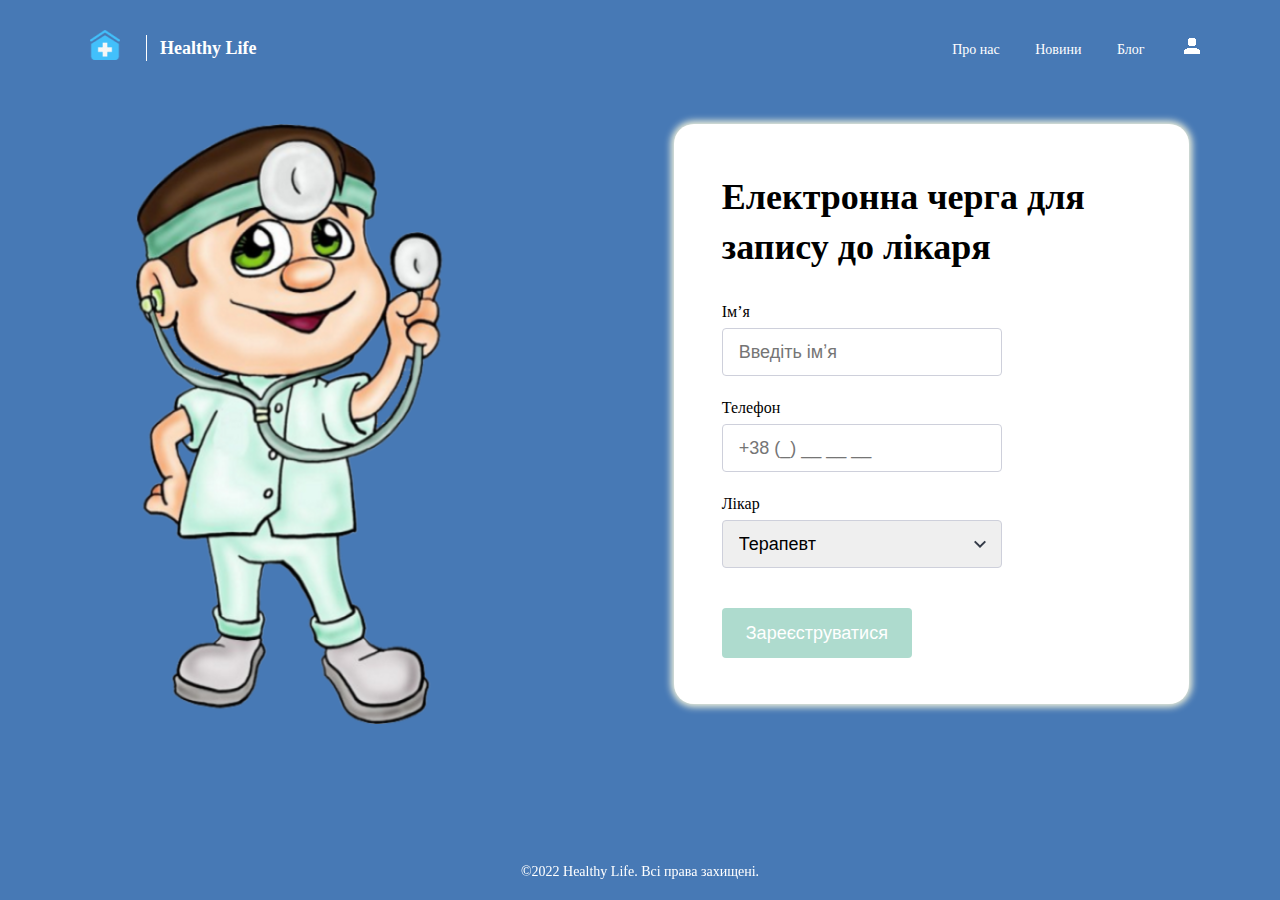
<file: index.html>
<!DOCTYPE html>
<html lang="en">
<head>
    <meta charset="UTF-8">
    <title>My Clinic</title>
    <link rel="stylesheet" href="./style/style.css">
    <link href="http://fonts.cdnfonts.com/css/roboto" rel="stylesheet">
    <script type="text/javascript" src="https://livejs.com/live.js"></script>
    <script src="./script.js" defer></script>
</head>

<body>
    <header class="header">
        <nav class="nav-bar secondary-text">
            <div class="nav-bar-wrapper">
                <div class="nav-logo-wrapper">
                    <i class="nav-logo"></i>
                    <span class="nav-title">Healthy Life</span>
                </div>

                <div class="nav-menu-wrapper">
                    <span class="nav-menu-item">Про нас</span>
                    <span class="nav-menu-item">Новини</span>
                    <span class="nav-menu-item">Блог</span>
                    <i class="nav-menu-icon"></i>
                </div>

                <div class="menu-button"></div>
            </div>
        </nav>
    </header>
<div class="page-wrapper">
    <section class="registration-section">
        <div class="registration-form-wrapper">
            <div class="registration-form-image-wrapper">
                <img class="registration-form-image" id="doctor-img" src="./Assets/therapist.png" alt="doctor-img">
            </div>

            <div class="form-card flex-column">
                <div class="form-wrapper">

                    <h2 class="form-title">Електронна черга 
                    для запису до лікаря</h2>

                    <form class="registration-form flex-column" action="success.html">

                        <label class="form-label" for="name">Імʼя</label>
                        <input class="form-input" type="text" id="name" name="name" placeholder="Введіть імʼя" required>

                        <label class="form-label" for="phone" required>Телефон</label>
                        <input class="form-input" type="tel" id="phone" name="phone" pattern="[0-9]{3}-[0-9]{2}-[0-9]{3}" placeholder="+38 (_) __ __ __" required>

                        <label class="form-label" for="select">Лікар</label>
                        <select class="form-input form-input-select" name="" id="select" required>
                            <option value="dentist">Стоматолог</option>
                            <option value="traumatologist">Травматолог</option>
                            <option value="surgeon">Хірург</option>
                            <option value="oculist">Окуліст</option>
                            <option value="lor">Лор</option>
                            <option value="therapist" selected>Терапевт</option>
                        </select>
                        <button class="form-submit-button" type="submit">Зареєструватися</button>
                    </form>
                </div>
            </div>
        </div>
    </section>
</div>
<footer class="footer secondary-text">
    <span class="footer-credentials">
        ©2022 Healthy Life. Всі права захищені.
    </span>
</footer>


</body>
</html>
</file>
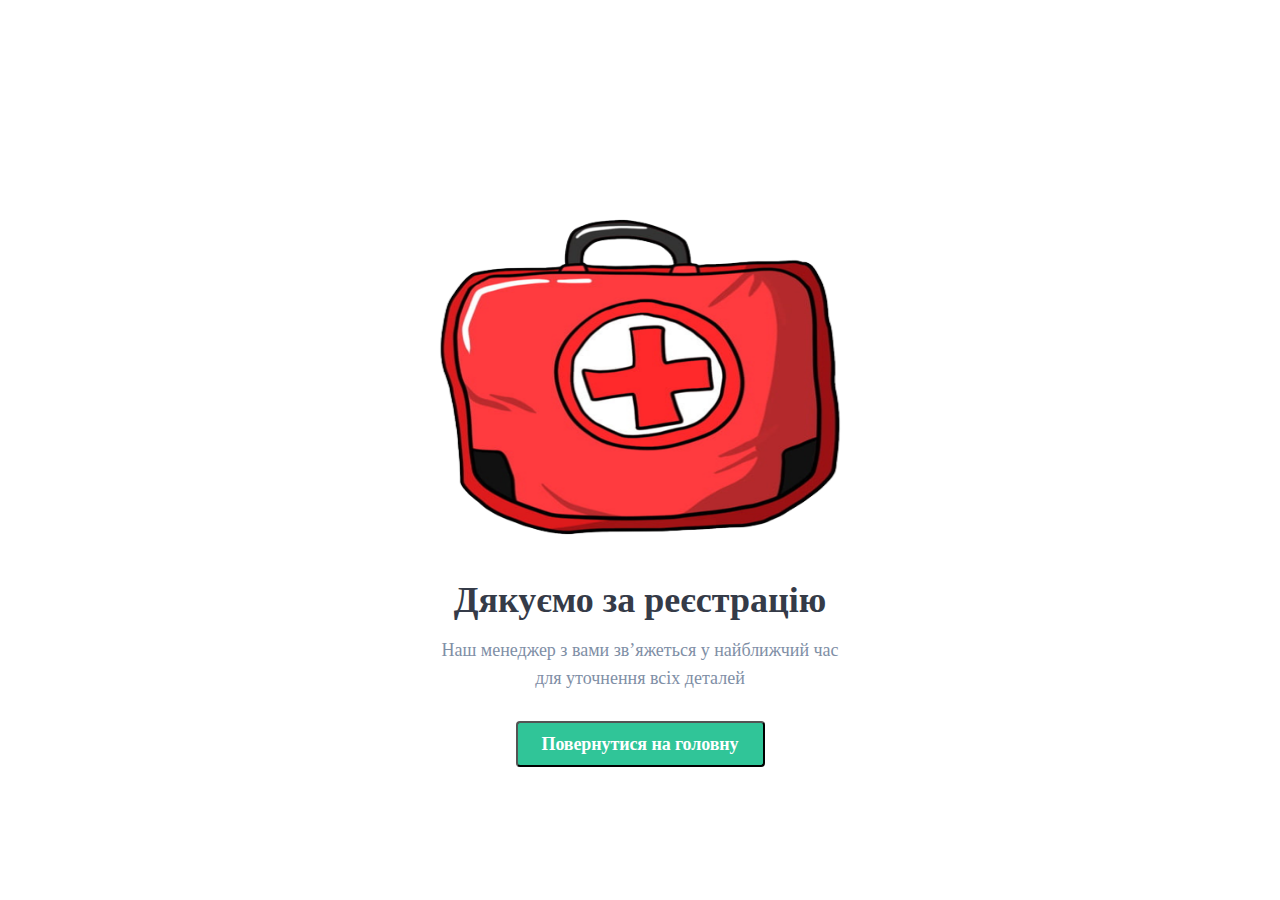
<file: success.html>
<!DOCTYPE html>
<html lang="en">
<head>
    <meta charset="UTF-8">
    <title>My Clinic</title>
    <link rel="stylesheet" href="./style/style.css">
    <link href="http://fonts.cdnfonts.com/css/roboto" rel="stylesheet">
    <script type="text/javascript" src="https://livejs.com/live.js"></script>
    <script src="./script.js" defer></script>
</head>
<body class = "body-notify">
    <div class = "notify-div">
        <div class = "notify-div-block">
            <img class = "success-form-image" src="./Assets/success.png">
            <div class = "notify-div-block-text">
                <div class = "success-form-title">Дякуємо за реєстрацію</div>
                <div class = "success-form-text">Наш менеджер з вами зв’яжеться у найближчий 
                час для уточнення всіх деталей</div> 
                <button class = "success-form-button" type="submit" onclick="window.location.href='index.html'"><a class="success-form-button-text">Повернутися на головну</a></button>
            </div>
        </div>
    </div>
</body>
</html>
</file>
<file: style/style.css>
* {
    margin: 0;
    padding: 0;
    box-sizing: border-box;
    position: relative;
}

:root {
    --main-text-color: #FFFFFF;
    --button-dimmed: #AEDBCE;
    --button-active: #30C598;
}

html,
body {
    height: 100%;
}

body {
    font-family: Roboto;
    background-color: #4779B5;
    background-size: cover;
    min-width: 340px;
}

.body-notify{
    font-family: Roboto;
    background-color: #FFFFFF;
    background-size: cover;
    min-width: 340px;
}

.drop-btn {
    background: #4779B5 url(../Assets/icons/Icon.svg);
    background-size:cover;
    padding: 16px;
    font-size: 16px;
    border: none;
    cursor: pointer;
}
.nav-bar-mobile {
    display: none;
    margin: 0;
    padding: 0;
}
.open-btn
{
    display: none;
    margin: 0;
    padding: 0;
}
.dropdown {
    position: relative;
    display: inline-block;
}
.dropdown-content {
    display: none;
    position: absolute;
    background-color: #f1f1f1;
    min-width: 160px;
    box-shadow: 0px 8px 16px 0px rgba(0,0,0,0.2);
    z-index: 1;
    cursor: pointer;
}
.dropdown-content a {
    color: black;
    padding: 12px 16px;
    text-decoration: none;
    display: block;
}

.dropdown-content a:hover {background-color: #ddd;}

.show {display:block;}




.notify-div {
    height: 10em;
    position: relative;
}

.notify-div-block {
    margin: 0;
    position: absolute;
    top: 300%;
    left: 50%;
    margin-right: -50%;
    transform: translate(-50%, -50%);
}

.success-form-image
{
    width: 506px;
    height: 422px;
    background-size: cover;
    display: block;
    margin: 0 auto;
}

.success-form-title
{

    font-style: normal;
    font-weight: 700;
    font-size: 36px;
    line-height: 140%;
    text-align: center;
    color: #353B48;
}

.success-form-text
{
    top:12px;
    width: 425px;
    height: 56px;
    font-style: normal;
    font-weight: 400;
    font-size: 18px;
    line-height: 155%;
    text-align: center;
    color: #7F8FA6;
}

.notify-div-block-text
{
    display: flex;
    flex-direction: column;
    justify-content: center;
    align-items: center;
    padding: 0px;
    width: 1062px;
    height: 206px;
}

.success-form-button
{
    margin: 40px;
    display: flex;
    flex-direction: row;
    justify-content: center;
    align-items: center;
    padding: 6px 24px;

    position: static;
    height: 48px;
    left: 38.09%;
    right: 38.09%;

    background: #30C598;
    border-radius: 4px;
}

.success-form-button-text
{
    position: static;
    height: 30px;
    left: 24px;
    right: 24px;
    top: calc(50% - 30px/2);

    font-family: 'Roboto';
    font-style: normal;
    font-weight: 600;
    font-size: 18px;
    line-height: 30px;
    letter-spacing: -0.1px;
    color: #FFFFFF;
}

.page-wrapper {
    display: flex;
    align-items: center;
    justify-content: center;
    margin: 0 auto;
    height: 80vh;
}

.header,.page-wrapper {
    max-width: 1440px;
    margin: 0 auto;
}

.registration-section {
    width: 100%;
}

.registration-form-wrapper {
    display: flex;
    flex-direction: row;
    justify-content: space-around;
}

.registration-form {
    height: 400px;
}

.nav-bar-wrapper {
    display: flex;
    justify-content: space-between;
    align-items: center;
    padding: 30px 80px 0 80px;
}

.nav-logo-wrapper {
    position: relative;
    padding-left: 80px;
}

.nav-title {
    display: inline-block;
    font-weight: 700;
    font-size: 18px;
    line-height: 2em;
}

.nav-title::before {
    display: inline-block;
    position: absolute;
    content: "";
    border-left: 1px solid var(--main-text-color);
    width: 10px;
    height: 26px;
    right: 85px;
    top: 5px;
    padding-left: 15px;
}

.nav-logo {
    position: absolute;
    background-image: url('../Assets/icon.png');
    background-position: center;
    background-repeat: no-repeat;
    width: 40px;
    height: 30px;
    left: 5px;
}

.nav-menu-item {
    font-size: 14px;
    line-height: 100%;
    padding-left: 32px;
}

select, input {
    font-size: 18px;
    line-height: 24px;
    padding: 0 16px;
}

.nav-menu-item:nth-child(3){
    padding-right: 36px;
}

.nav-menu-icon {
    display: inline-block;
    background-image: url(../Assets/icons/Icon.svg);
    background-position: center;
    width: 16px;
    height: 16px;
}


.form-card {
    max-width: 515px;
    min-width: 350px;
    height: 580px;
    background-color: #fff;
    border-radius: 20px;
    box-shadow: 0px 0px 7px 3px beige;
}

.form-wrapper {
    min-width: 50%;
    padding: 48px;
}

.registration-form-image {
    height: 600px;
    width: 400px;
}


.form-title {
    font-size: 36px;
    font-weight: 700;
    line-height: 50px;
    letter-spacing: 0em;
    text-align: left;
    padding-bottom: 32px;
    min-width: 372px;
}

.form-input {
    width: 280px;
    height: 48px;
    border: 1px solid #CED0DB;
    border-radius: 4px;
}

.nav-bar-mobile
{
    display: none;
    margin: 0;
    padding: 0;
}

.nav-bar-mobile a
{
    display: none;
    margin: 0;
    padding: 0;
}

.nav-bar-mobile .close-btn
{
    display: none;
    margin: 0;
    padding: 0;
}

.form-label {
    padding: 24px 0 8px 0;
    font-size: 16px;
    line-height: 16px;
}

.form-label:first-of-type {
    padding-top: 0;
}

.form-input-select {
    appearance: none;
    background-image: url("../Assets/icons/Expand More.svg");
    background-repeat: no-repeat;
    background-position: 95% 50%;
}

.form-submit-button {
    background-color: var(--button-dimmed);
    border: none;
    border-radius: 4px;
    color: #FFFFFF;
    padding: 9px 24px;
    width: 190px;
    height: 50px;
    margin-top: 40px;
    font-size: 18px;
    cursor: pointer;
}



/*.form-submit-button:disabled {*/
/*    background: #AEDBCE;*/
/*}*/

.secondary-text {
    color: var(--main-text-color);
    font-size: 14px;
}

.footer {
    position: fixed;
    padding: 20px 0;
    left: 0;
    bottom: 0;
    width: 100%;
    text-align: center;
}

.menu-button,
.menu-button::before,
.menu-button::after {
    display: none;
    background-color: var(--main-text-color);
    /*position: absolute;*/
    height: 3px;
    width: 24px;
    margin-right: 10px;
    transition: transform 400ms cubic-bezier(0.23, 1, 0.32, 1);
    border-radius: 2px;
}

.menu-button::before {
    content: '';
    margin-top: -8px;
}

.menu-button::after {
    content: '';
    margin-top: 12px;
}

.table-custom {
    font-family: "Lucida Sans Unicode", "Lucida Grande", Sans-Serif;
    text-align: left;
    border-collapse: separate;
    border-spacing: 5px;
    background: #ECE9E0;
    color: #656665;
    border: 16px solid #ECE9E0;
    border-radius: 20px;
}
.th {
    font-size: 18px;
    padding: 10px;
}
.td {
    background: #F5D7BF;
    padding: 10px;
}

.openbtn
{
    display: none;
}

/*Flex*/

.flex-column{
    display: flex;
    flex-direction: column;
}

.space-between {
    display: flex;
    flex-direction: row;
    justify-content: space-between;
}


/*Media*/

@media (max-width: 1500px) {
    .col-center {
        margin-top:160px;
        display: flex; flex-direction: column;
        margin-bottom: 300px;
    }
    .div-second-block
    {
        margin: 10px;
        padding-bottom: 1px;
    }
    .footer-color
    {
        color: black;
    }
}

@media (max-width: 1120px) {
    .col-center {
        margin-top:230px;
        display: flex; flex-direction: column;
        margin-bottom: 300px;
    }
}

@media (max-width: 725px) {
    .table-custom {
        font-family: "Lucida Sans Unicode", "Lucida Grande", Sans-Serif;
        text-align: left;
        border-collapse: separate;
        border-spacing: 2px;
        background: #ECE9E0;
        color: #656665;
        border: 4px solid #ECE9E0;
        border-radius: 5px;
    }
    .th {
        font-size: 4px;
        padding: 1px;
    }
    .td {
        background: #F5D7BF;
        padding: 1px;
        font-size: 14px;
    }

    .col-center {
        margin-top:100px;
        display: flex; flex-direction: column;
        padding: 40px;
        margin-bottom: 200px;
    }

    .registration-form-image{
        display:none;
        /*position: absolute;
        top: 22%;
        left: 30%;*/
    }

    .form-card {
        margin: 0 15px;
        min-width: 345px;
    }

    .form-submit-button {
        width: 280px;
    }

    .form-title {
        font-size: 30px;
        line-height: 36px;
        min-width: 300px;
    }

    .form-card {
        z-index: 99;
    }

    .form-wrapper {
        padding: 32px;
    }

    .nav-bar-wrapper {
        padding: 20px 15px;
    }

    .nav-menu-wrapper {
        display: none;
    }

    .nav-logo-wrapper {
        padding: 0;
    }

    .nav-logo {
        left: 0;
    }

    .nav-title {
        padding-left: 85px;
    }

    .nav-bar-mobile {
        height: 100px;
        width: 0;
        position: fixed;
        z-index: 1;
        top: 0;
        right: 0;
        background-color: #4779B5;
        overflow-x: hidden;
        padding-top: 40px;
        transition: 0.5s;
        display: block;
    }
    .nav-bar-mobile a {
        padding: 8px 8px 8px 15px;
        text-decoration: none;
        font-size: 15px;
        color: #FFFFFF;
        display: block;
        transition: 0.3s;
    }
    .nav-bar-mobile .close-btn {
        position: absolute;
        top: 0;
        right: 25px;
        font-size: 36px;
        margin-left: 50px;
        display: block;
    }

    .open-btn {
        font-size: 24px;
        cursor: pointer;
        background-color: #4779B5;
        color: white;
        padding: 10px 15px;
        border: none;
        display: block;
    }

    .menu-button,
    .menu-button::before,
    .menu-button::after {
        display: block;
    }

    .registration-form-wrapper {
        position: relative;
    }


}
</file>
